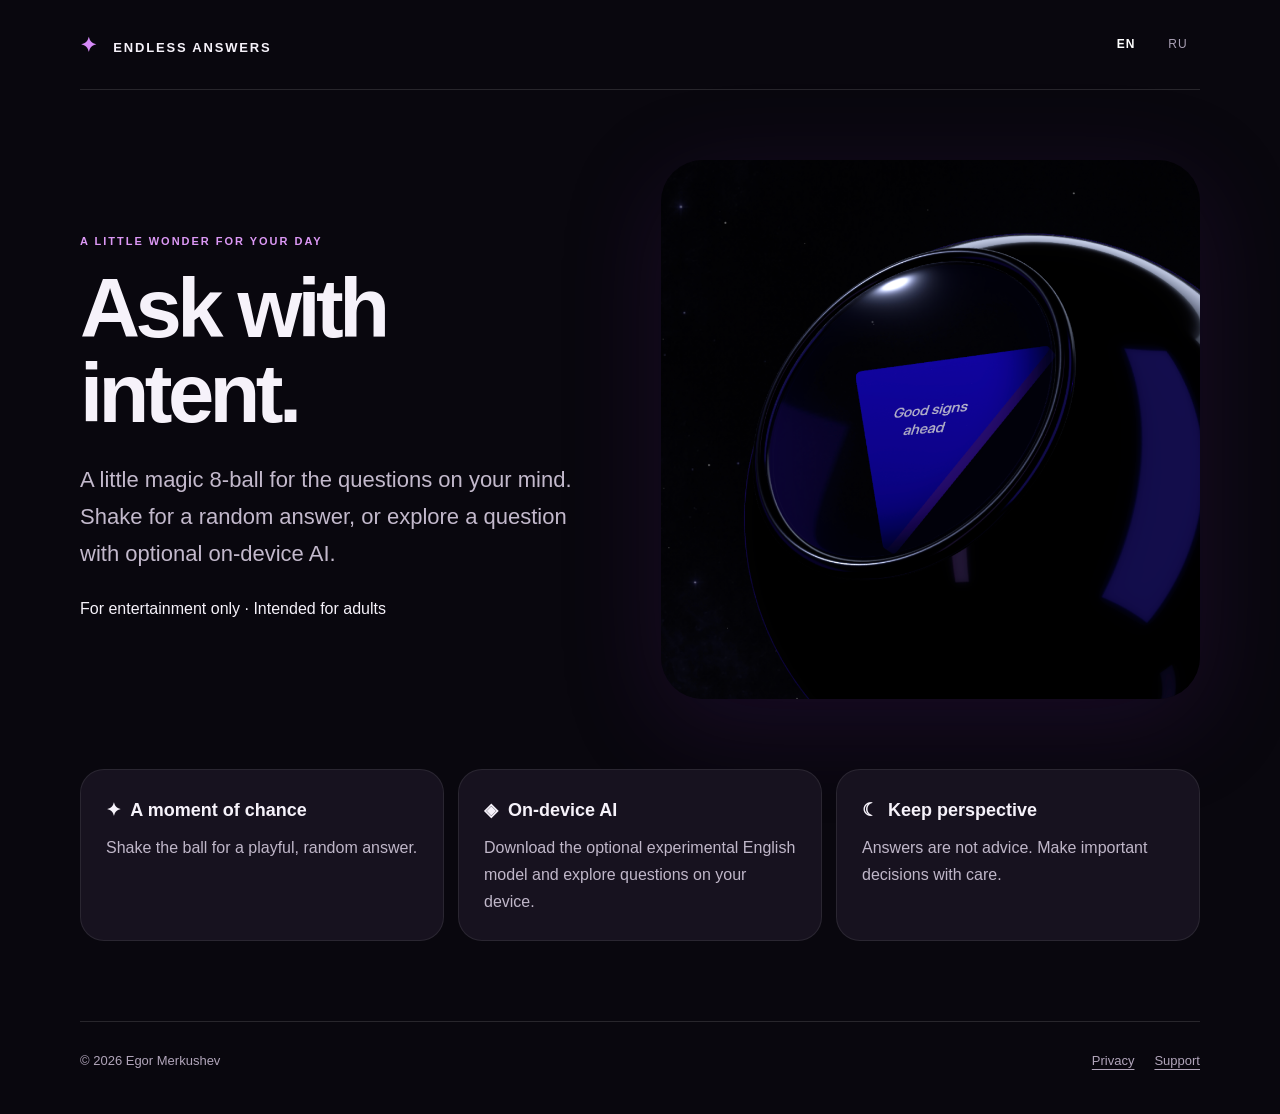
<file: website/8ball/index.html>
<!doctype html>
<html lang="en">
<head><meta charset="utf-8"><meta name="viewport" content="width=device-width,initial-scale=1"><meta name="theme-color" content="#09070e"><link rel="stylesheet" href="./styles.css"><script src="./language.js" defer></script><title>A little wonder — Endless Answers</title>
</head>

<body><div class="wrap">
<header class="topbar"><a class="brand" data-internal href="./"><b>✦</b> ENDLESS ANSWERS</a>
<nav class="language" aria-label="Language"><a href="?lang=en" lang="en">EN</a><a href="?lang=ru" lang="ru">RU</a>
</nav>

</header>

<main>
<section class="hero"><div><div data-language="en">
<p class="eyebrow">A little wonder for your day
</p>
<h1>Ask with<br>intent.
</h1>
<p class="lead">A little magic 8-ball for the questions on your mind. Shake for a random answer, or explore a question with optional on-device AI.
</p>
<p>For entertainment only · Intended for adults
</p></div><div data-language="ru">
<p class="eyebrow">Немного волшебства на каждый день
</p>
<h1>Задайте<br>свой вопрос.
</h1>
<p class="lead">Волшебный шар для вопросов, которые не дают покоя. Встряхните его для случайного ответа или попробуйте необязательную модель ИИ на устройстве.
</p>
<p>Для развлечения · Для взрослых
</p></div></div><img class="hero-art" src="assets/oracle.png" alt="A dark magic 8-ball with a glowing blue answer window" data-alt-en="A dark magic 8-ball with a glowing blue answer window" data-alt-ru="Тёмный волшебный шар с сияющим синим окошком ответа" width="1024" height="1024">
</section>

<section class="features" aria-label="Features"><div class="card"><div data-language="en">
<h2>✦ &nbsp;A moment of chance
</h2>
<p>Shake the ball for a playful, random answer.
</p></div><div data-language="ru">
<h2>✦ &nbsp;Момент случайности
</h2>
<p>Встряхните шар, чтобы получить случайный ответ.
</p></div></div><div class="card"><div data-language="en">
<h2>◈ &nbsp;On-device AI
</h2>
<p>Download the optional experimental English model and explore questions on your device.
</p></div><div data-language="ru">
<h2>◈ &nbsp;ИИ на устройстве
</h2>
<p>Скачайте необязательную экспериментальную модель для вопросов на английском языке.
</p></div></div><div class="card"><div data-language="en">
<h2>☾ &nbsp;Keep perspective
</h2>
<p>Answers are not advice. Make important decisions with care.
</p></div><div data-language="ru">
<h2>☾ &nbsp;Сохраняйте критичность
</h2>
<p>Ответы не являются советом. Принимайте важные решения с осторожностью.
</p></div></div>
</section>

</main>

<footer><span>© 2026 Egor Merkushev</span><a data-internal data-en="Privacy" data-ru="Конфиденциальность" href="./privacy/">Privacy</a><a data-internal data-en="Support" data-ru="Поддержка" href="./support/">Support</a>
</footer>
</div>
</body>
</html>
</file>
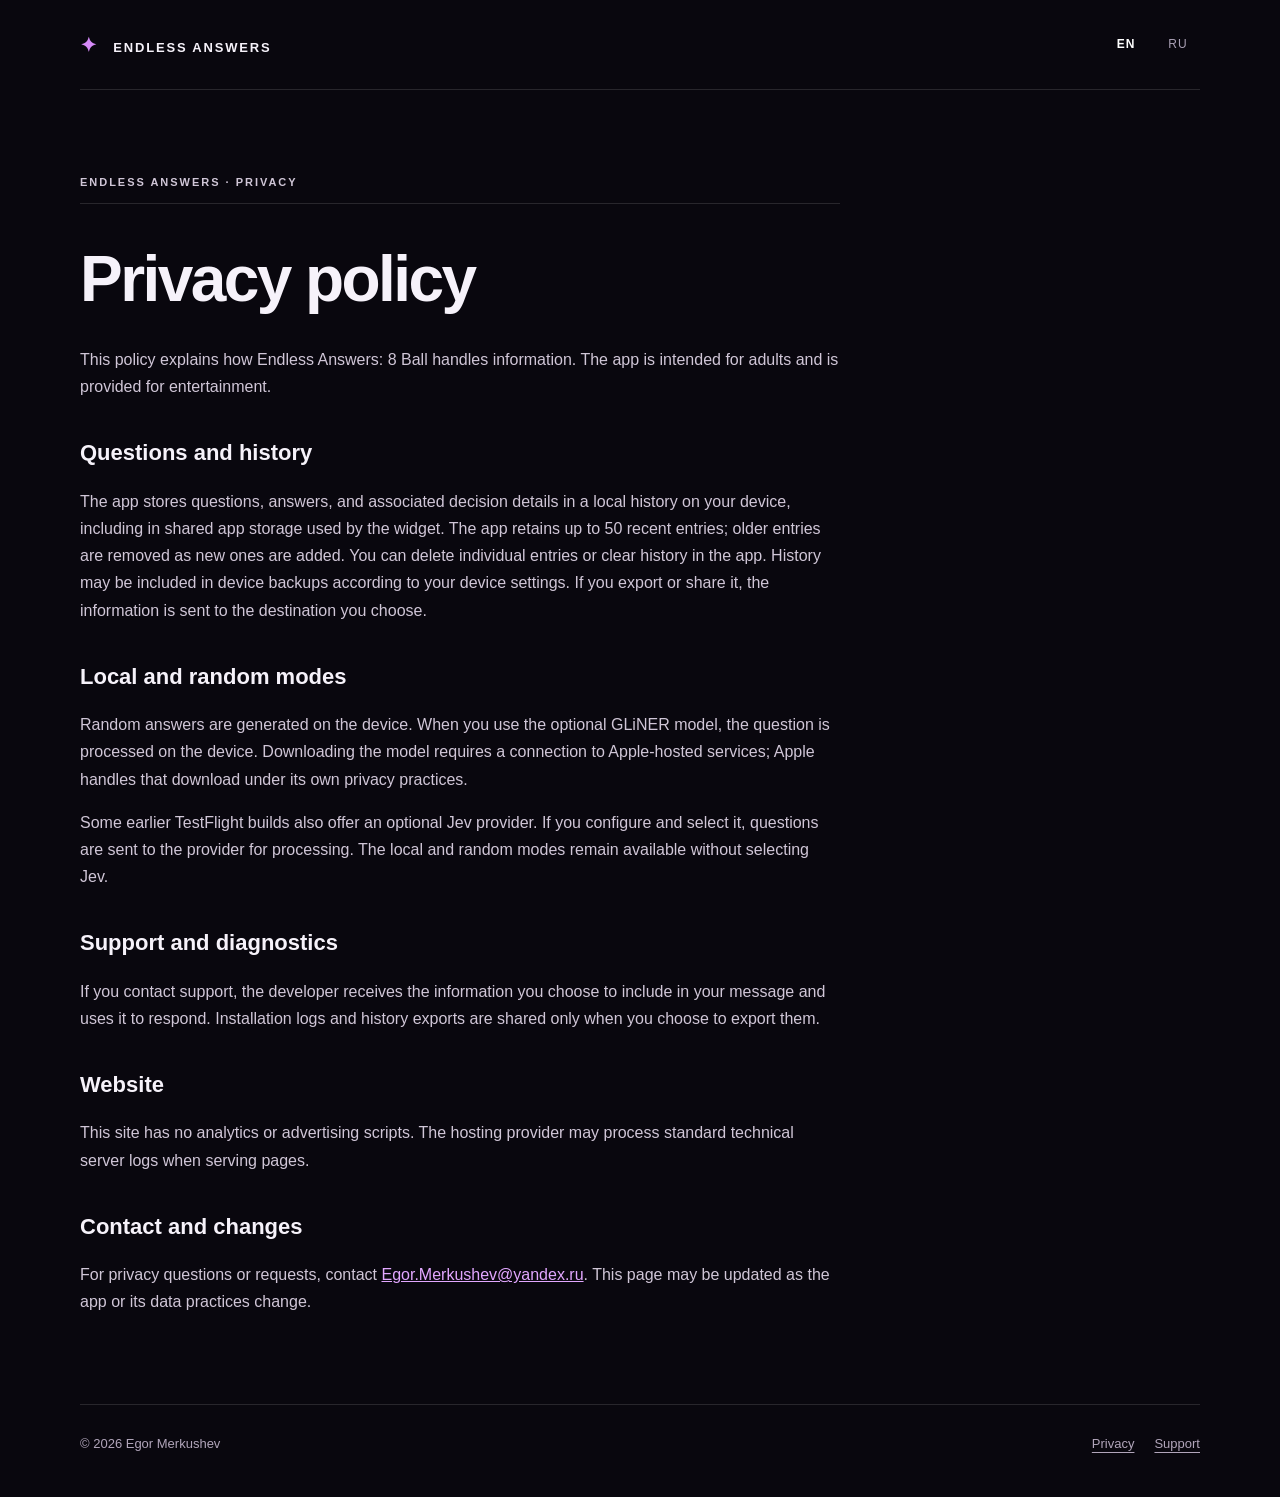
<file: website/8ball/privacy/index.html>
<!doctype html>
<html lang="en">
<head><meta charset="utf-8"><meta name="viewport" content="width=device-width,initial-scale=1"><meta name="theme-color" content="#09070e"><link rel="stylesheet" href="../styles.css"><script src="../language.js" defer></script><title>Privacy — Endless Answers</title>
</head>

<body><div class="wrap">
<header class="topbar"><a class="brand" data-internal href="../"><b>✦</b> ENDLESS ANSWERS</a>
<nav class="language" aria-label="Language"><a href="?lang=en" lang="en">EN</a><a href="?lang=ru" lang="ru">RU</a>
</nav>

</header>

<main class="legal">
<p class="eyebrow">Endless Answers · Privacy
</p>
<article data-language="en">
<h1>Privacy policy
</h1>
<p>This policy explains how Endless Answers: 8 Ball handles information. The app is intended for adults and is provided for entertainment.
</p>
<h2>Questions and history
</h2>
<p>The app stores questions, answers, and associated decision details in a local history on your device, including in shared app storage used by the widget. The app retains up to 50 recent entries; older entries are removed as new ones are added. You can delete individual entries or clear history in the app. History may be included in device backups according to your device settings. If you export or share it, the information is sent to the destination you choose.
</p>
<h2>Local and random modes
</h2>
<p>Random answers are generated on the device. When you use the optional GLiNER model, the question is processed on the device. Downloading the model requires a connection to Apple-hosted services; Apple handles that download under its own privacy practices.
</p>
<p>Some earlier TestFlight builds also offer an optional Jev provider. If you configure and select it, questions are sent to the provider for processing. The local and random modes remain available without selecting Jev.
</p>
<h2>Support and diagnostics
</h2>
<p>If you contact support, the developer receives the information you choose to include in your message and uses it to respond. Installation logs and history exports are shared only when you choose to export them.
</p>
<h2>Website
</h2>
<p>This site has no analytics or advertising scripts. The hosting provider may process standard technical server logs when serving pages.
</p>
<h2>Contact and changes
</h2>
<p>For privacy questions or requests, contact <a href="mailto:Egor.Merkushev@yandex.ru">Egor.Merkushev@yandex.ru</a>. This page may be updated as the app or its data practices change.
</p>
</article>

<article data-language="ru">
<h1>Политика конфиденциальности
</h1>
<p>Здесь описано, как Endless Answers: 8 Ball обрабатывает информацию. Приложение предназначено для взрослых и создано для развлечения.
</p>
<h2>Вопросы и история
</h2>
<p>Вопросы, ответы и связанные детали решения сохраняются в локальной истории на устройстве, в том числе в общем хранилище приложения и виджета. Приложение хранит до 50 последних записей; более старые удаляются при добавлении новых. В приложении можно удалить отдельные записи или очистить историю. В зависимости от настроек устройства история может входить в резервные копии. При экспорте или отправке данные передаются туда, куда вы сами выбрали.
</p>
<h2>Локальный и случайный режимы
</h2>
<p>Случайные ответы создаются на устройстве. При использовании необязательной модели GLiNER вопрос обрабатывается на устройстве. Для скачивания модели требуется соединение с сервисами Apple, которые обрабатывают загрузку согласно своим правилам конфиденциальности.
</p>
<p>В некоторых предыдущих сборках TestFlight также доступен необязательный провайдер Jev. Если вы настроите и выберете его, вопросы будут отправляться провайдеру для обработки. Локальный и случайный режимы доступны без выбора Jev.
</p>
<h2>Поддержка и диагностика
</h2>
<p>При обращении в поддержку разработчик получает информацию, которую вы сами включили в сообщение, и использует её для ответа. Журналы установки и экспорт истории передаются только по вашему выбору.
</p>
<h2>Сайт
</h2>
<p>На этом сайте нет скриптов аналитики и рекламы. При выдаче страниц хостинг-провайдер может обрабатывать стандартные технические журналы сервера.
</p>
<h2>Контакты и изменения
</h2>
<p>Вопросы о конфиденциальности и запросы можно направить на <a href="mailto:Egor.Merkushev@yandex.ru">Egor.Merkushev@yandex.ru</a>. При изменении приложения или способов обработки данных эта страница может быть обновлена.
</p>
</article>

</main>

<footer><span>© 2026 Egor Merkushev</span><a data-internal data-en="Privacy" data-ru="Конфиденциальность" href="../privacy/">Privacy</a><a data-internal data-en="Support" data-ru="Поддержка" href="../support/">Support</a>
</footer>
</div>
</body>
</html>
</file>
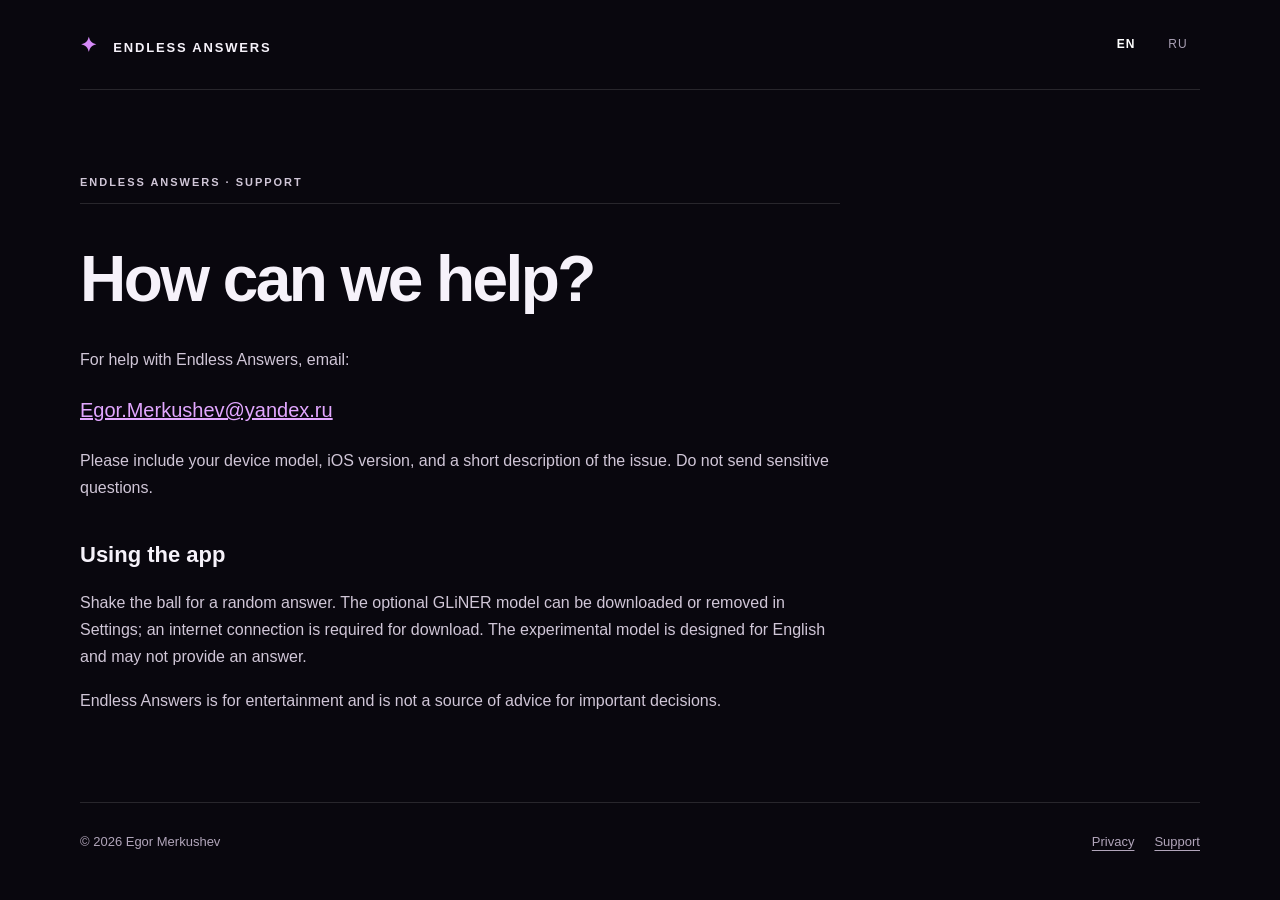
<file: website/8ball/support/index.html>
<!doctype html>
<html lang="en">
<head><meta charset="utf-8"><meta name="viewport" content="width=device-width,initial-scale=1"><meta name="theme-color" content="#09070e"><link rel="stylesheet" href="../styles.css"><script src="../language.js" defer></script><title>Support — Endless Answers</title>
</head>

<body><div class="wrap">
<header class="topbar"><a class="brand" data-internal href="../"><b>✦</b> ENDLESS ANSWERS</a>
<nav class="language" aria-label="Language"><a href="?lang=en" lang="en">EN</a><a href="?lang=ru" lang="ru">RU</a>
</nav>

</header>

<main class="legal">
<p class="eyebrow">Endless Answers · Support
</p>
<article data-language="en">
<h1>How can we help?
</h1>
<p>For help with Endless Answers, email:
</p>
<p class="contact"><a href="mailto:Egor.Merkushev@yandex.ru">Egor.Merkushev@yandex.ru</a>
</p>
<p>Please include your device model, iOS version, and a short description of the issue. Do not send sensitive questions.
</p>
<h2>Using the app
</h2>
<p>Shake the ball for a random answer. The optional GLiNER model can be downloaded or removed in Settings; an internet connection is required for download. The experimental model is designed for English and may not provide an answer.
</p>
<p>Endless Answers is for entertainment and is not a source of advice for important decisions.
</p>
</article>

<article data-language="ru">
<h1>Чем можем помочь?
</h1>
<p>По вопросам о Endless Answers напишите:
</p>
<p class="contact"><a href="mailto:Egor.Merkushev@yandex.ru">Egor.Merkushev@yandex.ru</a>
</p>
<p>Укажите модель устройства, версию iOS и коротко опишите проблему. Не отправляйте чувствительные вопросы.
</p>
<h2>Как пользоваться приложением
</h2>
<p>Встряхните шар для случайного ответа. Необязательную модель GLiNER можно скачать или удалить в настройках; для загрузки нужен интернет. Экспериментальная модель предназначена для английского языка и может не найти ответа.
</p>
<p>Endless Answers создан для развлечения и не заменяет советы при принятии важных решений.
</p>
</article>

</main>

<footer><span>© 2026 Egor Merkushev</span><a data-internal data-en="Privacy" data-ru="Конфиденциальность" href="../privacy/">Privacy</a><a data-internal data-en="Support" data-ru="Поддержка" href="../support/">Support</a>
</footer>
</div>
</body>
</html>
</file>
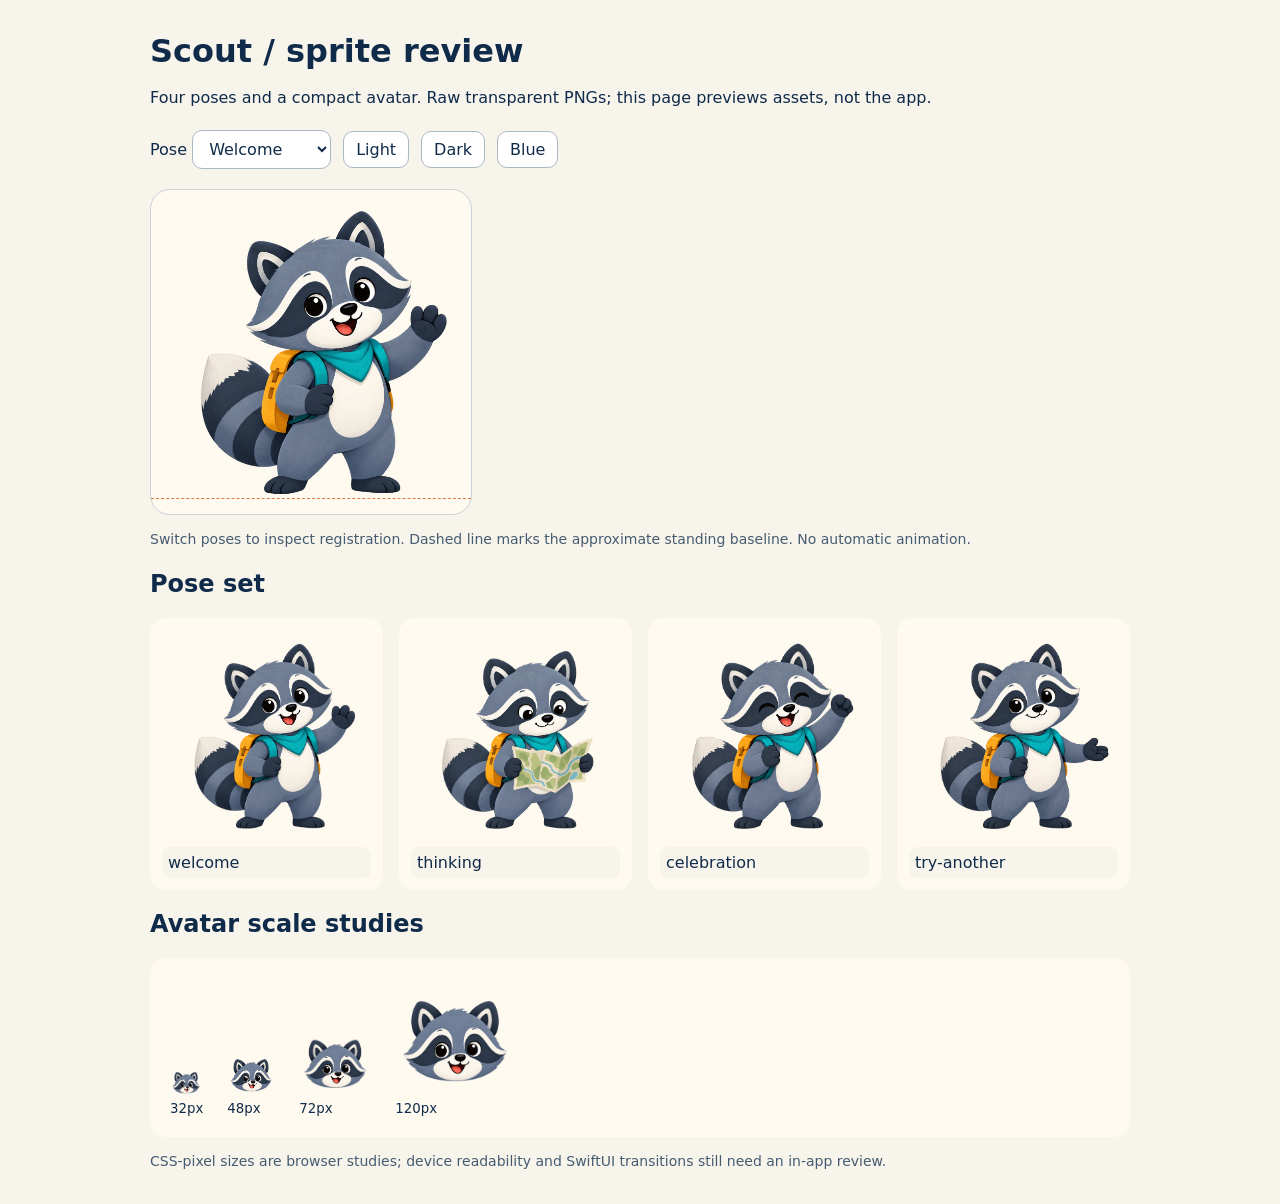
<file: DOCS/DESIGN/ScoutSprites/preview.html>
<!doctype html>
<html lang="en"><meta charset="utf-8"><meta name="viewport" content="width=device-width,initial-scale=1">
<title>Scout sprite review</title>
<style>
:root{font-family:system-ui,sans-serif;color:#102b4a;background:#f7f4ec}
body{max-width:980px;margin:32px auto;padding:0 20px}h1{margin-bottom:4px}p{line-height:1.5}
.controls{display:flex;gap:12px;flex-wrap:wrap;align-items:center;margin:20px 0}
button,select{font:inherit;border:1px solid #aab8c2;border-radius:10px;padding:8px 12px;background:white;color:#102b4a}
.stage{width:min(320px,100%);aspect-ratio:1;background:var(--surface,#fffaf0);border:1px solid #cad2d9;border-radius:20px;position:relative}
.stage img{width:100%;height:100%;object-fit:contain}
.stage:after{content:"";position:absolute;left:0;right:0;top:95.1%;border-top:1px dashed #dd7848;pointer-events:none}
.grid{display:grid;grid-template-columns:repeat(auto-fit,minmax(180px,1fr));gap:16px}
figure{margin:0;padding:12px;border-radius:16px;background:var(--surface,#fffaf0)}
figure img{width:100%;display:block}figcaption{background:#f7f4ec;border-radius:8px;padding:6px;margin-top:8px}
.avatars{display:flex;gap:24px;align-items:end;flex-wrap:wrap;padding:20px;background:var(--surface,#fffaf0);border-radius:16px}.avatars img{display:block}
.note{font-size:14px;color:#465c70}
</style>
<h1>Scout / sprite review</h1><p>Four poses and a compact avatar. Raw transparent PNGs; this page previews assets, not the app.</p>
<div class="controls"><label>Pose <select id="pose"><option value="welcome">Welcome</option><option value="thinking">Thinking</option><option value="celebration">Celebration</option><option value="try-another">Try another</option></select></label><button data-color="#fffaf0">Light</button><button data-color="#152339">Dark</button><button data-color="#2676c9">Blue</button></div>
<div class="stage"><img id="active" src="scout-welcome.png" alt="Scout welcoming the player"></div>
<p class="note">Switch poses to inspect registration. Dashed line marks the approximate standing baseline. No automatic animation.</p>
<h2>Pose set</h2><div class="grid">
<figure><img src="scout-welcome.png" alt="Scout welcome"><figcaption>welcome</figcaption></figure>
<figure><img src="scout-thinking.png" alt="Scout thinking"><figcaption>thinking</figcaption></figure>
<figure><img src="scout-celebration.png" alt="Scout celebration"><figcaption>celebration</figcaption></figure>
<figure><img src="scout-try-another.png" alt="Scout try-another"><figcaption>try-another</figcaption></figure>
</div><h2>Avatar scale studies</h2><div class="avatars"><div><img src="scout-avatar.png" width="32" height="32" alt="Scout avatar at 32 CSS pixels"><small>32px</small></div>
<div><img src="scout-avatar.png" width="48" height="48" alt="Scout avatar at 48 CSS pixels"><small>48px</small></div>
<div><img src="scout-avatar.png" width="72" height="72" alt="Scout avatar at 72 CSS pixels"><small>72px</small></div>
<div><img src="scout-avatar.png" width="120" height="120" alt="Scout avatar at 120 CSS pixels"><small>120px</small></div></div>
<p class="note">CSS-pixel sizes are browser studies; device readability and SwiftUI transitions still need an in-app review.</p>
<script>
document.getElementById('pose').addEventListener('change',e=>{const img=document.getElementById('active');img.src='scout-'+e.target.value+'.png';img.alt='Scout '+e.target.value});
document.querySelectorAll('[data-color]').forEach(b=>b.addEventListener('click',()=>document.documentElement.style.setProperty('--surface',b.dataset.color)));
</script></html>
</file>
<file: website/8ball/styles.css>
*{box-sizing:border-box}
html{color-scheme:dark;scroll-behavior:smooth}
body{margin:0;background:#09070e;color:#f6f2fa;font:16px/1.7 -apple-system,BlinkMacSystemFont,"Segoe UI",sans-serif}
a{color:inherit}
a:focus-visible{outline:3px solid #dc86ff;outline-offset:5px}
.wrap{width:min(1120px,calc(100% - 48px));margin:auto}
.topbar{height:90px;display:flex;align-items:center;justify-content:space-between;gap:20px;border-bottom:1px solid #ffffff20}
.brand{font-size:13px;font-weight:750;letter-spacing:.14em;text-decoration:none}
.brand b{color:#d68af8;font-size:20px;margin-right:9px}
.language{display:flex;gap:8px}
.language a{min-width:44px;min-height:44px;display:grid;place-items:center;color:#aaa0b5;text-decoration:none;font-size:12px;letter-spacing:.08em}
.language a[aria-current=true]{color:#fff;font-weight:700}
.hero{display:grid;grid-template-columns:1fr 1fr;align-items:center;gap:42px;min-height:620px;padding:70px 0}
.eyebrow{font-size:11px;letter-spacing:.18em;text-transform:uppercase;font-weight:700;color:#dc98f5}
.hero h1{font-size:clamp(48px,6.5vw,84px);line-height:1.02;letter-spacing:-.055em;margin:16px 0 24px;text-wrap:balance}
.lead{font-size:clamp(18px,2vw,22px);color:#c3b9cc;max-width:32rem}
.hero-art{width:100%;height:auto;border-radius:42px;display:block;box-shadow:0 24px 100px #4a18703d}
.features{display:grid;grid-template-columns:repeat(3,1fr);gap:14px;padding-bottom:80px}
.card{background:#17121f;border:1px solid #ffffff15;border-radius:24px;padding:25px}
.card h2{font-size:18px;margin:0 0 8px}
.card p{color:#c0b7c9;margin:0}
.legal{max-width:760px;min-height:65vh;padding:72px 0}
.legal h1{font-size:clamp(40px,6vw,64px);line-height:1.1;letter-spacing:-.04em;margin:12px 0 32px}
.legal article{border-top:1px solid #ffffff20;padding-top:28px}
.legal h2{font-size:22px;margin:34px 0 8px}
.legal p,.legal li{color:#d0c6d7}
.legal a{color:#e2a7ff;overflow-wrap:anywhere}
.contact{font-size:20px}
footer{border-top:1px solid #ffffff20;padding:28px 0 42px;color:#b1a5ba;font-size:13px;display:flex;flex-wrap:wrap;gap:20px;align-items:center}
footer span{margin-right:auto}
footer a{text-underline-offset:4px}
[hidden]{display:none!important}
@media(max-width:760px){.wrap{width:calc(100% - 40px)}
.topbar{height:76px}
.hero{grid-template-columns:1fr;gap:26px;min-height:0;padding:62px 0 40px}
.hero h1{font-size:clamp(44px,12vw,68px)}
.hero-art{max-width:530px;margin:auto}
.features{grid-template-columns:1fr;padding-bottom:50px}
.legal{padding:55px 0}
}
@media(prefers-reduced-motion:reduce){html{scroll-behavior:auto}
}
</file>
